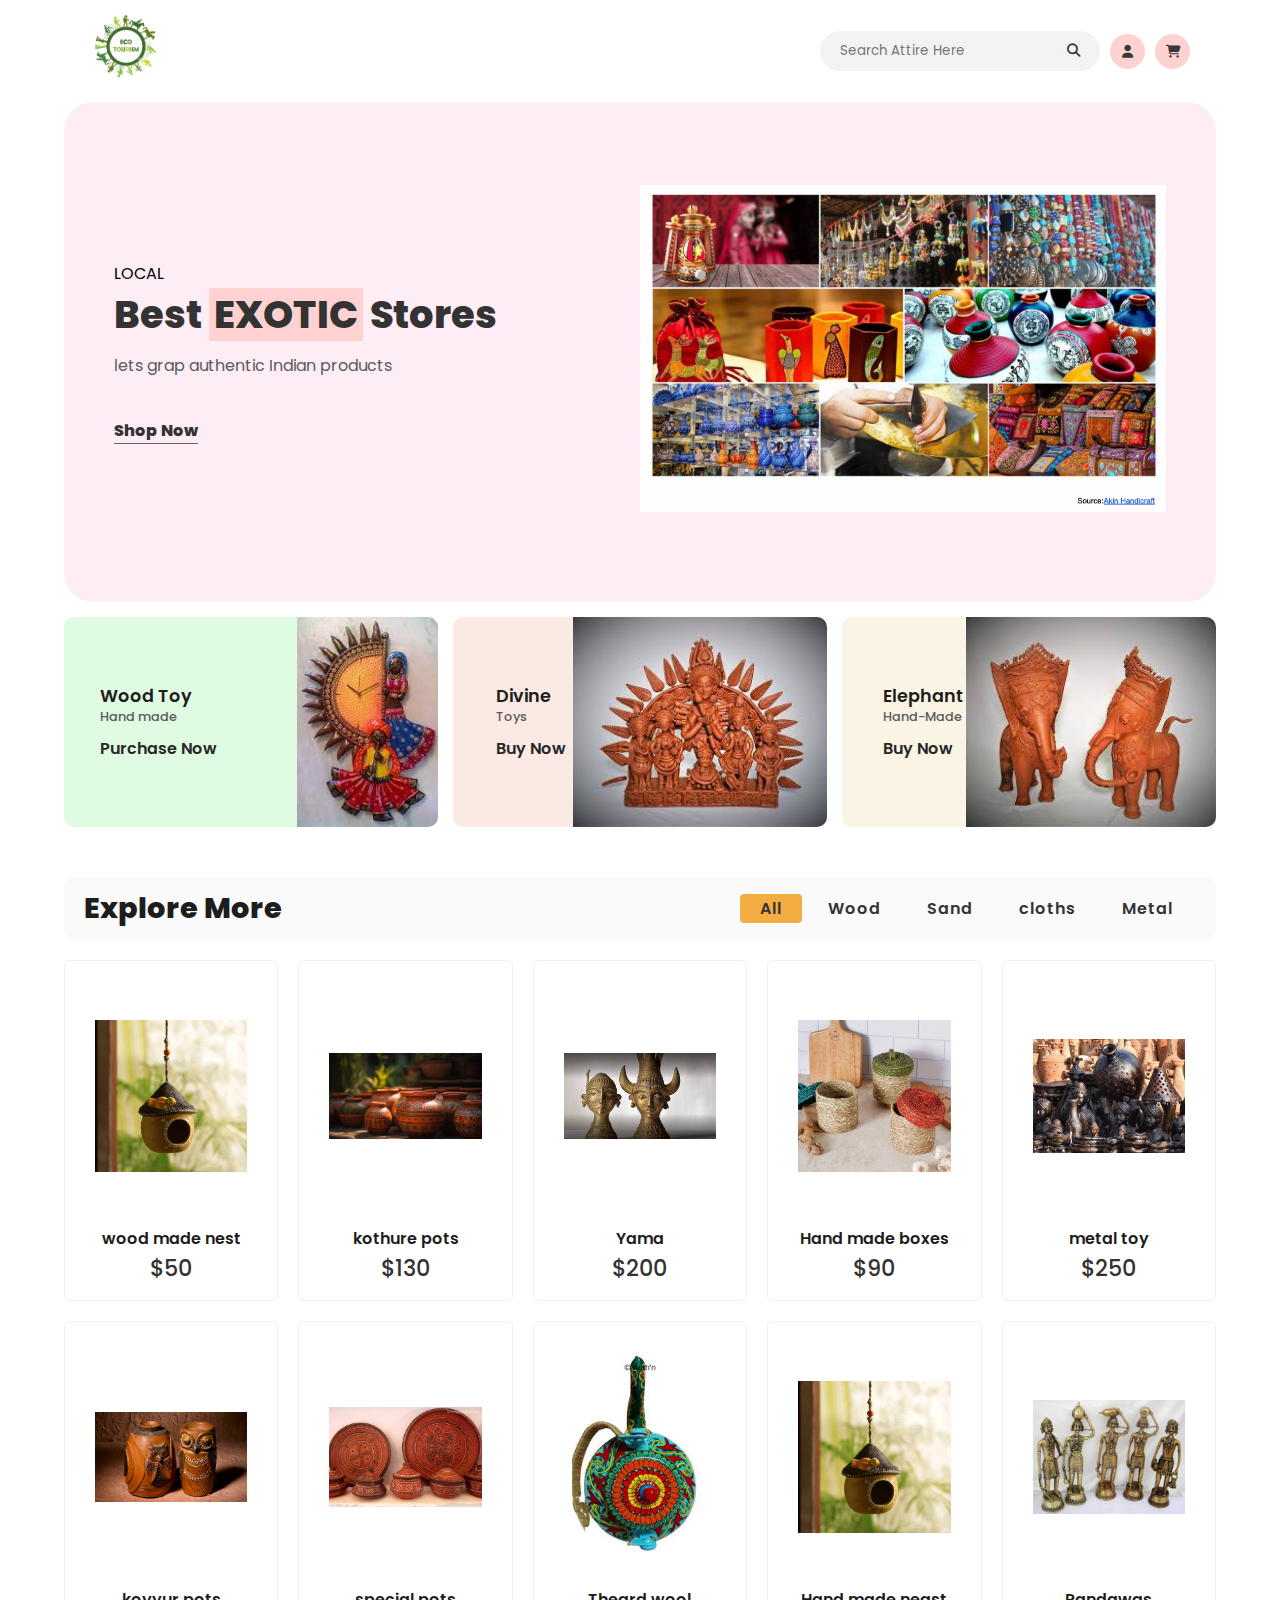
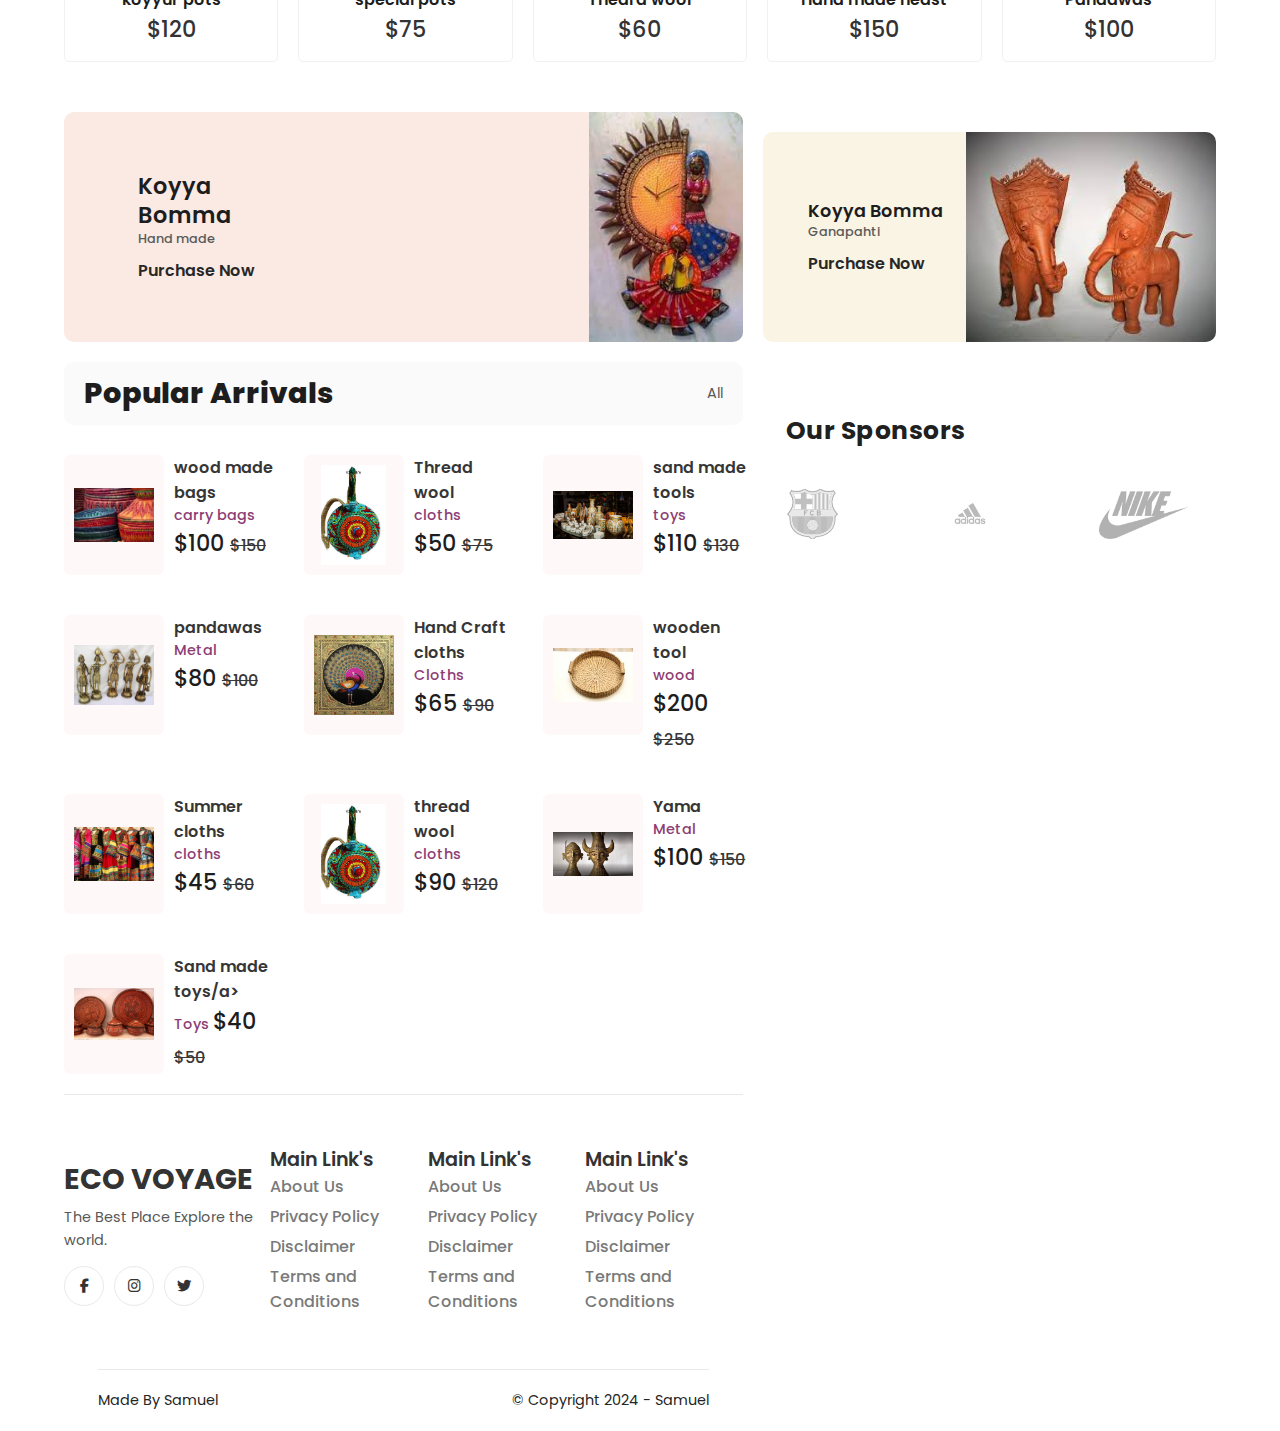
<file: Ecom Yukti/e-com.html>
<!DOCTYPE html>
<html>
    <head>
        <title>Eco voyage</title>
        <link rel="stylesheet" href="style.css"/>
        <!--==Fav icon==========================-->
        <link rel="shortcut icon" href="images/fav-icon.png"/>
        <!--==FontAwesome-for-Icons=============-->
        <link rel="stylesheet" href="https://cdnjs.cloudflare.com/ajax/libs/font-awesome/6.5.1/css/all.min.css"/>
        <!--==poppins-font======================-->
        <link rel="preconnect" href="https://fonts.googleapis.com">
        <link rel="preconnect" href="https://fonts.gstatic.com" crossorigin>
        <link href="https://fonts.googleapis.com/css2?family=Poppins:ital,wght@0,100;0,200;0,300;0,400;0,500;0,600;0,700;0,800;0,900;1,100;1,200;1,300;1,400;1,500;1,600;1,700;1,800;1,900&display=swap" rel="stylesheet">
    </head>
    <body>
        <nav class="navigation">
            <!--====logo====-->
            <a href="#" class="logo">
                <img src="images/logo01.jpg" />
            </a>
            <!--===search===-->
            <form class="search-box">
                <input type="text" placeholder="Search Attire Here" required/>
                <button>
                    <i class="fa-solid fa-magnifying-glass"></i>
                </button>
            </form>
            <!--btns---------->
            <div class="nav-btns">
                <!--user-->
                <a href="#" class="nav-user">
                    <i class="fa-solid fa-user"></i>
                </a>
                <!--cart-->
                <a href="#" class="nav-cart">
                    <i class="fa-solid fa-cart-shopping"></i>
                </a>
            </div>


        </nav>

        <!--==main=============-->
        <section id="main">
            <!--text-->
            <div class="main-text">
                <sapn>LOCAL</sapn>
                <h1>Best <font>EXOTIC</font> Stores</h1>
                <p>lets grap authentic Indian products</p>
                <a href="#">Shop Now</a>

            </div>

            <!--img========-->
            <div class="main-img">
                <img src="images/cover123.jpg" />
            </div>

        </section>

        <!--Attires-3============-->
        <section class="attire-grid-3">
                
                <!--box*******1-->
                <div class="attire-grid-box attire-grid-box1">
                    <!--img-->
                    <img src="images/photo300.jpg" />
                    <!--text-->
                    <div class="attire-grid-text">
                        <strong>Wood Toy</strong>
                        <span>Hand made</span>
                        <a href="#">Purchase Now</a>
                    </div>
                </div>


                <!--box*******2-->
                <div class="attire-grid-box attire-grid-box2">
                    <!--img-->
                    <img src="images/photo400.jpg" />
                    <!--text-->
                    <div class="attire-grid-text">
                        <strong>Divine</strong>
                        <span>Toys</span>
                        <a href="#">Buy Now</a>
                    </div>
                </div>

                <!--box*******3-->
                <div class="attire-grid-box attire-grid-box3">
                    <!--img-->
                    <img src="images/photo600.jpg" />
                    <!--text-->
                    <div class="attire-grid-text">
                        <strong>Elephant</strong>
                        <span>Hand-Made</span>
                        <a href="#">Buy Now</a>
                    </div>
                </div>

         
            </section><!--grid-end=====-->

            <!--new arrivals=================-->
            <section id="new-arrivals">

                <!--heading********-->
                <div class="new-arrivals-heading">
                    <!--heading-->
                    <h3>Explore More</h3>
                    <!--filter-->
                    <ul>
                        <li class="active" data-filter="All">All</li>
                        <li data-filter="T-Shirts">Wood</li>
                        <li data-filter="Pants">Sand</li>
                        <li data-filter="Shirts">cloths</li>
                        <li data-filter="Perfumes">Metal</li>
                    
                    </ul>

                </div>

                <!--container============-->
                <div class="new-arrivals-container">

                    <!--box 1-->
                    <div class="new-arrivals-box T-Shirts">
                        <!--img-->
                        <a href="#" class="new-arrivals-img">
                            <img src="images/wood01.jpg" />
                        </a>
                        <!--text-->
                        <div class="new-arrivals-text">
                            <a href="#" class="new-arrivals-title">wood made nest</a>
                            <span>$50</span>
                        </div>

                    </div>

                    <!--box 2-->
                    <div class="new-arrivals-box Pants">
                        <!--img-->
                        <a href="#" class="new-arrivals-img">
                            <img src="images/sand01.jpg" />
                        </a>
                        <!--text-->
                        <div class="new-arrivals-text">
                            <a href="#" class="new-arrivals-title">kothure pots</a>
                            <span>$130</span>
                        </div>

                    </div>

                    <!--box 3-->
                    <div class="new-arrivals-box Perfumes">
                        <!--img-->
                        <a href="#" class="new-arrivals-img">
                            <img src="images/metal01.jpg" />
                        </a>
                        <!--text-->
                        <div class="new-arrivals-text">
                            <a href="#" class="new-arrivals-title">Yama</a>
                            <span>$200</span>
                        </div>

                    </div>

                    <!--box 4-->
                    <div class="new-arrivals-box Shirts">
                        <!--img-->
                        <a href="#" class="new-arrivals-img">
                            <img src="images/wood02.webp" />
                        </a>
                        <!--text-->
                        <div class="new-arrivals-text">
                            <a href="#" class="new-arrivals-title">Hand made boxes</a>
                            <span>$90</span>
                        </div>

                    </div>

                    <!--box 5-->
                    <div class="new-arrivals-box Pants">
                        <!--img-->
                        <a href="#" class="new-arrivals-img">
                            <img src="images/sand02.webp" />
                        </a>
                        <!--text-->
                        <div class="new-arrivals-text">
                            <a href="#" class="new-arrivals-title">metal toy</a>
                            <span>$250</span>
                        </div>

                    </div>

                    <!--box 6-->
                    <div class="new-arrivals-box Pants">
                        <!--img-->
                        <a href="items page.html" class="new-arrivals-img">
                            <img src="images/sand03.jpg" />
                        </a>
                        <!--text-->
                        <div class="new-arrivals-text">
                            <a href="items page.html" class="new-arrivals-title">koyyur pots</a>
                            <span>$120</span>
                        </div>

                    </div>

                     <!--box 7-->
                     <div class="new-arrivals-box Shirts">
                        <!--img-->
                        <a href="#" class="new-arrivals-img">
                            <img src="images/wood03.jpg" />
                        </a>
                        <!--text-->
                        <div class="new-arrivals-text">
                            <a href="#" class="new-arrivals-title">special pots</a>
                            <span>$75</span>
                        </div>

                    </div>

                     <!--box 8-->
                     <div class="new-arrivals-box Shirts">
                        <!--img-->
                        <a href="#" class="new-arrivals-img"> 
                            <img src="images/image03.jpg" />
                        </a>
                        <!--text-->
                        <div class="new-arrivals-text">
                            <a href="#" class="new-arrivals-title">Theard wool</a>
                            <span>$60</span>
                        </div>

                    </div>

                     <!--box 9-->
                     <div class="new-arrivals-box T-Shirts">
                        <!--img-->
                        <a href="#" class="new-arrivals-img">
                            <img src="images/wood01.jpg" />
                        </a>
                        <!--text-->
                        <div class="new-arrivals-text">
                            <a href="#" class="new-arrivals-title">Hand made neast</a>
                            <span>$150</span>
                        </div>

                    </div>

                     <!--box 10-->
                     <div class="new-arrivals-box Perfumes">
                        <!--img-->
                        <a href="#" class="new-arrivals-img">
                            <img src="images/metal02.jpg" />
                        </a>
                        <!--text-->
                        <div class="new-arrivals-text">
                            <a href="#" class="new-arrivals-title">Pandawas</a>
                            <span>$100</span>
                        </div>

                    </div>
                
                
                
                </div>



            </section>

                    <!--Attires-Half============-->
        <section class="attire-grid-half">
                
            <!--box*******1-->
            <div class="attire-grid-box attire-grid-box1">
                <!--img-->
                <img src="images/photo300.jpg" />
                <!--text-->
                <div class="attire-grid-text">
                    <strong>Koyya Bomma</strong>
                    <span>Hand made</span>
                    <a href="#">Purchase Now</a>
                </div>
            </div>


            <!--box*******2-->
            <div class="attire-grid-box attire-grid-box2">
                <!--img-->
                <img src="images/photo400.jpg" />
                <!--text-->
                <div class="attire-grid-text">
                    <strong>Kirshna</strong>
                    <span>sand made</span>
                    <a href="#">Purchase Now</a>
                </div>
            </div>

            <!--box*******3-->
            <div class="attire-grid-box attire-grid-box3">
                <!--img-->
                <img src="images/photo600.jpg" />
                <!--text-->
                <div class="attire-grid-text">
                    <strong>Koyya Bomma</strong>
                    <span>Ganapahti</span>
                    <a href="#">Purchase Now</a>
                </div>
            </div><!---grid-end-->

            <!--==Popular=============-->
            <section id class="popular-arrivals">

                <!--heading----------->
                <div class="popular-heading">
                    <h3>Popular Arrivals</h3>
                    <a href="#">All</a>
                </div>

                <!----container*****-->
                <div class="popular-container">

                    <!---box1*-->
                    <div class="popular-box">
                        <!--img-->
                        <a href="#" class="popular-box-img">
                            <img src="images/6.jpg">
                        </a>
                        <!--text-->
                        <div class="popular-box-text">
                            <a href="#">wood made bags</a>
                            <span class="p-category">carry bags</span>
                            <span class="p-price">$100 <del>$150</del></span>
                        </div>
                    </div>

                     <!---box2*-->
                     <div class="popular-box">
                        <!--img-->
                        <a href="#" class="popular-box-img">
                            <img src="images/image03.jpg">
                        </a>
                        <!--text-->
                        <div class="popular-box-text">
                            <a href="#">Thread wool</a>
                            <span class="p-category">cloths</span>
                            <span class="p-price">$50 <del>$75</del></span>
                        </div>
                    </div>

                     <!---box3*-->
                     <div class="popular-box">
                        <!--img-->
                        <a href="#" class="popular-box-img">
                            <img src="images/7.jpg">
                        </a>
                        <!--text-->
                        <div class="popular-box-text">
                            <a href="#">sand made tools</a>
                            <span class="p-category">toys</span>
                            <span class="p-price">$110 <del>$130</del></span>
                        </div>
                    </div>

                     <!---box4*-->
                     <div class="popular-box">
                        <!--img-->
                        <a href="#" class="popular-box-img">
                            <img src="images/metal02.jpg">
                        </a>
                        <!--text-->
                        <div class="popular-box-text">
                            <a href="#">pandawas</a>
                            <span class="p-category">Metal</span>
                            <span class="p-price">$80 <del>$100</del></span>
                        </div>
                    </div>

                     <!---box5*-->
                     <div class="popular-box">
                        <!--img-->
                        <a href="#" class="popular-box-img">
                            <img src="images/5.jpg">
                        </a>
                        <!--text-->
                        <div class="popular-box-text">
                            <a href="#">Hand Craft cloths</a>
                            <span class="p-category">Cloths</span>
                            <span class="p-price">$65 <del>$90</del></span>
                        </div>
                    </div>

                     <!---box6*-->
                     <div class="popular-box">
                        <!--img-->
                        <a href="#" class="popular-box-img">
                            <img src="images/04.jpg">
                        </a>
                        <!--text-->
                        <div class="popular-box-text">
                            <a href="#">wooden tool</a>
                            <span class="p-category">wood</span>
                            <span class="p-price">$200 <del>$250</del></span>
                        </div>
                    </div>

                     <!---box7*-->
                     <div class="popular-box">
                        <!--img-->
                        <a href="#" class="popular-box-img">
                            <img src="images/cloth03.webp">
                        </a>
                        <!--text-->
                        <div class="popular-box-text">
                            <a href="#">Summer cloths</a>
                            <span class="p-category">cloths</span>
                            <span class="p-price">$45 <del>$60</del></span>
                        </div>
                    </div>

                     <!---box8*-->
                     <div class="popular-box">
                        <!--img-->
                        <a href="items page.html" class="popular-box-img">
                            <img src="images/image03.jpg">
                        </a>
                        <!--text-->
                        <div class="popular-box-text">
                            <a href="items page.html">thread wool</a>
                            <span class="p-category">cloths</span>
                            <span class="p-price">$90 <del>$120</del></span>
                        </div>
                    </div>

                     <!---box9*-->
                     <div class="popular-box">
                        <!--img-->
                        <a href="#" class="popular-box-img">
                            <img src="images/metal01.jpg">
                        </a>
                        <!--text-->
                        <div class="popular-box-text">
                            <a href="#">Yama</a>
                            <span class="p-category">Metal</span>
                            <span class="p-price">$100 <del>$150</del></span>
                        </div>
                    </div>

                     <!---box10*-->
                     <div class="popular-box">
                        <!--img-->
                        <a href="#" class="popular-box-img">
                            <img src="images/wood03.jpg">
                        </a>
                        <!--text-->
                        <div class="popular-box-text">
                            <a href="#">Sand made toys/a>
                            <span class="p-category">Toys</span>
                            <span class="p-price">$40 <del>$50</del></span>
                        </div>
                    </div>
                </div>

            
            </section> <!----===popular-end-->



            <!--Parntner=========-->
            <section id="partner">

                <!--heading--->
                <div class="partner-heading">
                    <h3>Our Sponsors</h3>
                </div>


                <!-------container===================-->
                <div class="logo-container">
                    <img src="images/n1.png" >
                    <img src="images/n2.jpeg" >
                    <img src="images/n3.png" >
                    

                </div>
            

            </section>

            <!---footer=======================-->
            <footer>
                <div class="footer-container">
                    
                    
                    <!--company-box*********-->
                    <div class="footer-company-box">
                        <!--logo-->
                        <a href="#" classs="footer-logo">
                            <h2>Eco voyage</h2>
                        </a>
                        <!--details---->
                        <p>The Best Place Explore the world.</p>
                        <!--social-->
                        <div class="footer-social">
                            <a href="#"><i class="fa-brands fa-facebook-f"></i></a>
                            <a href="#"><i class="fa-brands fa-instagram"></i></a>
                            <a href="#"><i class="fa-brands fa-twitter"></i></a>
                        </div>
                    </div>

                    
                    <!--**link-box**********-->
                    <div class="footer-link-box">
                        <strong>Main Link's</strong>
                        <ul>
                            <li><a href="#"></a>About Us</li>
                            <li><a href="#"></a>Privacy Policy</li>
                            <li><a href="#"></a>Disclaimer</li>
                            <li><a href="#"></a>Terms and Conditions</li>
                        </ul>
                    </div>

                    <!--**link-box**********-->
                    <div class="footer-link-box">
                        <strong>Main Link's</strong>
                        <ul>
                            <li><a href="#"></a>About Us</li>
                            <li><a href="#"></a>Privacy Policy</li>
                            <li><a href="#"></a>Disclaimer</li>
                            <li><a href="#"></a>Terms and Conditions</li>
                        </ul>
                    </div>

                    <!--**link-box**********-->
                    <div class="footer-link-box">
                        <strong>Main Link's</strong>
                        <ul>
                            <li><a href="#"></a>About Us</li>
                            <li><a href="#"></a>Privacy Policy</li>
                            <li><a href="#"></a>Disclaimer</li>
                            <li><a href="#"></a>Terms and Conditions</li>
                        </ul>
                    </div>



                </div>

                <!--bottom******-->
                <div class="footer-bottom">
                    <span class="footer-owner">Made By Samuel</span>
                    <span class="copyright">© Copyright 2024 - Samuel</span>
                </div>
            </footer>














            <!--==Jquery================-->
            <script src="jquery-3.7.1.js"></script>

            <!--=Script===============-->
            <script>
                /*--==filter-link-active==========*/
                var selector = '.new-arrivals-heading li';

                $(selector).on('click',function(){
                    $(selector).removeClass('active')
                    $(this).addClass('active')

                });

                /*---***box-filter----**/
                $(document).ready(function(){
                    $('.new-arrivals-heading li').click(function(){
                        const value = $(this).attr('data-filter');
                        if(value == 'all'){
                            $('.new-arrivals-box').show('1000');
                        }
                        else{
                            $('.new-arrivals-box').not('.'+value).hide('1000');
                            $('.new-arrivals-box').filter('.'+value).show('1000');
                        } 
                    });
                });
                   
                    

                    
                
            </script>
        



        </body>
    






</html>
</file>
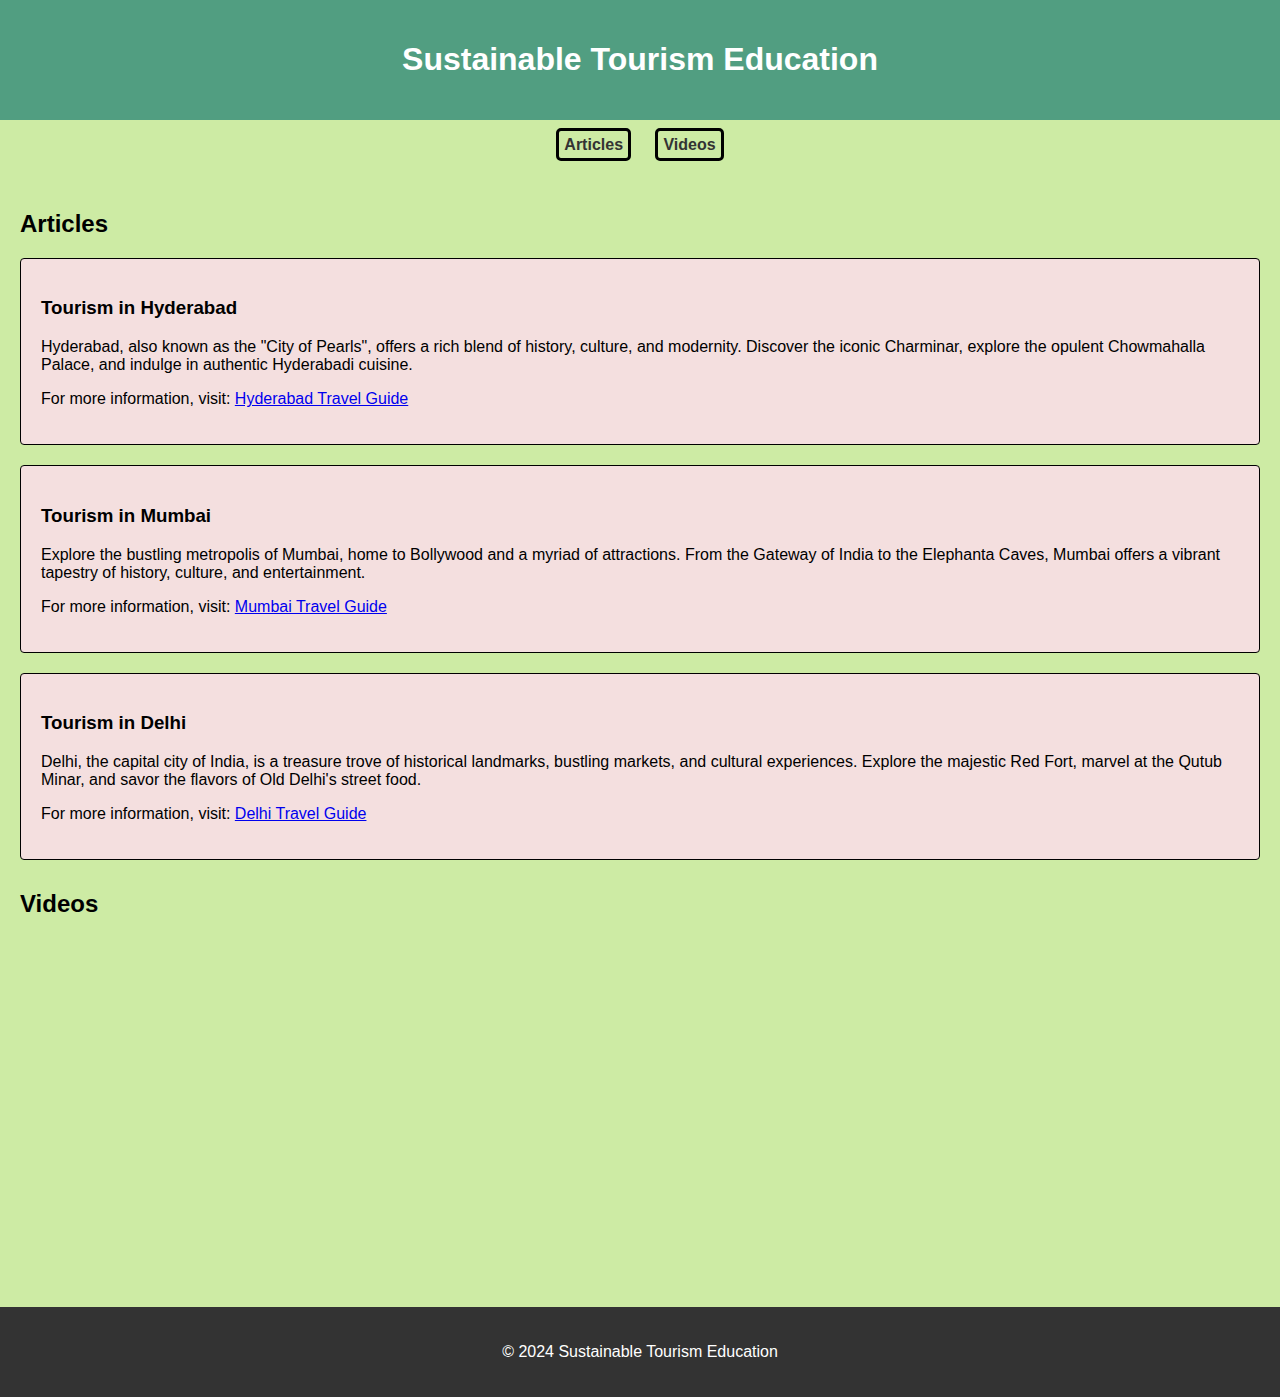
<file: Info Yukti/chat.html>
<!DOCTYPE html>
<html lang="en">
<head>
<meta charset="UTF-8">
<meta name="viewport" content="width=device-width, initial-scale=1.0">
<title>Sustainable Tourism Education</title>
<link rel="stylesheet" href="chat.css">
</head>
<body>

<header>
    <h1>Sustainable Tourism Education</h1>
</header>

<nav>
    <ul>
        <li class="border"><a href="#articles">Articles</a></li>
        <li class="border"><a href="#videos">Videos</a></li>
    </ul>
</nav>

<main>
    <section id="articles">
        <h2>Articles</h2>
        <article class="editborder">
            <h3>Tourism in Hyderabad</h3>
            <p>Hyderabad, also known as the "City of Pearls", offers a rich blend of history, culture, and modernity. Discover the iconic Charminar, explore the opulent Chowmahalla Palace, and indulge in authentic Hyderabadi cuisine.</p>
            <p>For more information, visit: <a href="https://www.india.com/travel/hyderabad/">Hyderabad Travel Guide</a></p>
        </article>
        <article class="editborder">
            <h3>Tourism in Mumbai</h3>
            <p>Explore the bustling metropolis of Mumbai, home to Bollywood and a myriad of attractions. From the Gateway of India to the Elephanta Caves, Mumbai offers a vibrant tapestry of history, culture, and entertainment.</p>
            <p>For more information, visit: <a href="https://timesofindia.indiatimes.com/travel/mumbai/travel-guide/top-tourist-attractions-in-mumbai/gs23977254.cms">Mumbai Travel Guide</a></p>
        </article>
        <article class="editborder">
            <h3>Tourism in Delhi</h3>
            <p>Delhi, the capital city of India, is a treasure trove of historical landmarks, bustling markets, and cultural experiences. Explore the majestic Red Fort, marvel at the Qutub Minar, and savor the flavors of Old Delhi's street food.</p>
            <p>For more information, visit: <a href="https://www.india.com/travel/delhi-ncr/articles/">Delhi Travel Guide</a></p>
        </article>
    </section>
    
    <section id="videos">
        <h2>Videos</h2>
    <div class="videoedit">
        <div class="video">
            <iframe width="560" height="315" src="https://www.youtube.com/embed/slanYx2dmnc" frameborder="0" allowfullscreen></iframe>
        </div>
        <div class="video">
            <iframe width="560" height="315" src="https://www.youtube.com/embed/B5NiTN0chj0" frameborder="0" allowfullscreen></iframe>
        </div>
        <div class="video">
            <iframe width="560" height="315" src="https://www.youtube.com/embed/1i4ioqIaXrE" frameborder="0" allowfullscreen></iframe>
        </div>
    </div>
    </section>
</main>

<footer>
    <p>&copy; 2024 Sustainable Tourism Education</p>
</footer>

</body>
</html>
</file>
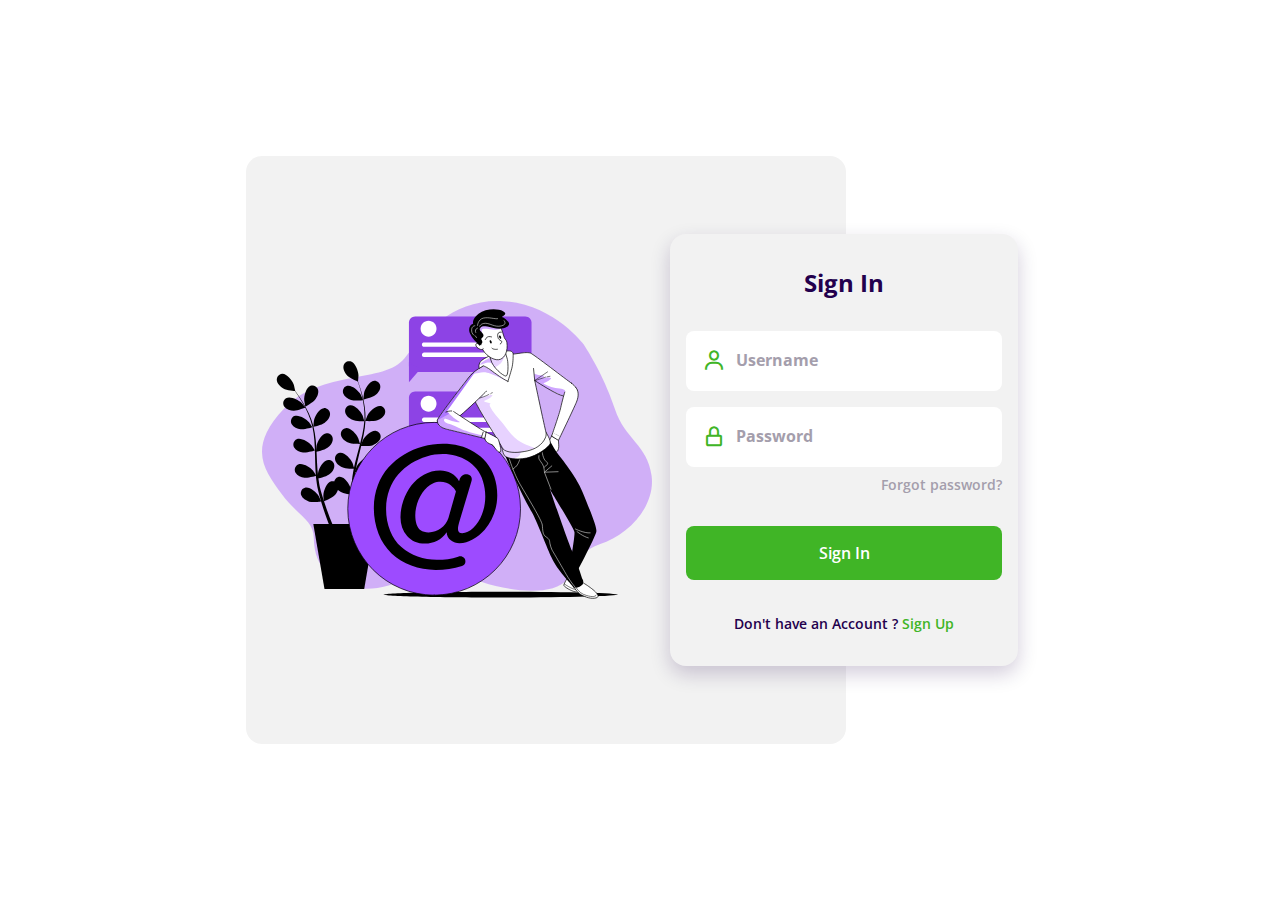
<file: Login Yukti/Page.html>
<!DOCTYPE html>
<html lang="en">
    <head>
        <meta charset="UTF-8">
        <meta name="viewport" content="width=device-width, initial-scale=1.0">

        <!-- ===== CSS ===== -->
        <link rel="stylesheet" href="assets/css/styles.css">
    
        <!-- ===== BOX ICONS ===== -->
        <link href='https://cdn.jsdelivr.net/npm/boxicons@2.0.5/css/boxicons.min.css' rel='stylesheet'>

        <title>Responsive Login Form Sign In Sign Up</title>
    </head>
    <body>
        <div class="login">
            <div class="login__content">
                <div class="login__img">
                    <img src="assets/img/img-login.svg" alt="">
                </div>

                <div class="login__forms">
                    <form action="" class="login__registre" id="login-in">
                        <h1 class="login__title">Sign In</h1>
    
                        <div class="login__box">
                            <i class='bx bx-user login__icon'></i>
                            <input type="text" placeholder="Username" class="login__input">
                        </div>
    
                        <div class="login__box">
                            <i class='bx bx-lock-alt login__icon'></i>
                            <input type="password" placeholder="Password" class="login__input">
                        </div>

                        <a href="#" class="login__forgot">Forgot password?</a>

                        <a href="../Home Yukti/index.html" class="login__button">Sign In</a>

                        <div>
                            <span class="login__account">Don't have an Account ?</span>
                            <span class="login__signin" id="sign-up">Sign Up</span>
                        </div>
                    </form>

                    <form action="" class="login__create none" id="login-up">
                        <h1 class="login__title">Create Account</h1>
    
                        <div class="login__box">
                            <i class='bx bx-user login__icon'></i>
                            <input type="text" placeholder="Username" class="login__input">
                        </div>
    
                        <div class="login__box">
                            <i class='bx bx-at login__icon'></i>
                            <input type="text" placeholder="Email" class="login__input">
                        </div>

                        <div class="login__box">
                            <i class='bx bx-lock-alt login__icon'></i>
                            <input type="password" placeholder="Password" class="login__input">
                        </div>

                        <a href="../Home Yukti/index.html" class="login__button">Sign Up</a>

                        <div>
                            <span class="login__account">Already have an Account ?</span>
                            <span class="login__signup" id="sign-in">Sign In</span>
                        </div>

                        <div class="login__social">
                            <a href="#" class="login__social-icon"><i class='bx bxl-facebook' ></i></a>
                            <a href="#" class="login__social-icon"><i class='bx bxl-twitter' ></i></a>
                            <a href="#" class="login__social-icon"><i class='bx bxl-google' ></i></a>
                        </div>
                    </form>
                </div>
            </div>
        </div>

        <!--===== MAIN JS =====-->
        <script src="assets/js/main.js"></script>
    </body>
</html>
</file>
<file: Ecom Yukti/style.css>
*{
    margin: 0px;
    padding: 0px;
    box-sizing: border-box;
    font-family: poppins;
}

ul{
    list-style: none;

}
a{
    text-decoration: none;
}
/*==navigation===========*/
.navigation{
    display: flex;
    justify-content: space-between;
    align-items: center;
    padding: 10px 0px;
    width: 90%;
    margin: auto;
    max-width: 1100px;

}
.logo img{
    height: 100%;
    object-fit: contain;
    object-position: left;
    max-height: 70px;
 
}
.logo{
    font-size: 1.8rem;
    color: #333333;
    font-weight: 800;
    text-transform: uppercase;


}
.search-box{
    width: 280px;
    height: 40px;
    display: flex;
    justify-content: space-between;
    align-items: center;
    background-color: #f3f3f3;
    border-radius: 30px;
    padding: 0px 20px;
    margin-left: auto;

}
.search-box input{
    width: 95%;
    height: 100%;
    background-color: transparent;
    border: none;
    outline: none;
}
.search-box button{
    color: #333333;
    border: none;
    outline: none;
    background-color: transparent;
    cursor: pointer;
}
.nav-btns{
    display: flex;
    justify-content: center;
    align-items: center;
    

}
.nav-btns a{
    width: 35px;
    height: 35px;
    display: flex;
    justify-content: center;
    align-items: center;
    border-radius: 50%;
    background-color: #fed2d1;
    color: #383838;
    font-size: 0.8rem;
    margin-left: 10px;
} .nav-btns a i{
    margin-top: 2px;
}
/*==main==========*/
#main{
    max-width: 1200px;
    width: 90%;
    padding: 50px;
    border-radius: 30px;
    min-height: 500px;
    margin: auto;
    display: grid;
    grid-template-columns: 1fr 1fr;
    align-items: center;
    background-color: #ffedf6;

}
.main-img img{
    width: 100%;
    height: 100%;
    max-height: 400px;
    object-position: center;
    object-fit: contain;

}
.main-text{
    display: flex;
    flex-direction: column;
    align-items: flex-start;
}
.main-text span{
    color: hsl(0, 85%, 15%);
    text-transform: uppercase;
    letter-spacing: 2px;
    font-size: 0.8rem;
    font-weight: 500;
}
.main-text h1{
    font-size: 2.4rem;
    font-weight: 800;
    color: #333333;
}
.main-text h1 font{
    background-color: #fed2d1;
    padding: 0px 5px;
}
.main-text p{
    color: #5a5a5a;
    margin: 10px 0px;
    text-overflow: ellipsis;
    overflow: hidden;
    display: -webkit-box;
    -webkit-box-line-clamp: 2;
    -webkit-box-orient: vertical;
}
.main-text a{
    font-weight: 800;
    color: #333333;
    border-bottom: 1px solid #646464;
    margin-top: 30px;
}
.attire-grid-3{
    display: grid;
    grid-template-columns: 1fr 1fr 1fr;
    grid-gap: 15px;
    max-width: 1200px;
    width: 90%;
    margin: 15px auto;
}
.attire-grid-box{
    position: relative;
    height: 210px;
    border-radius: 10px;
    overflow: hidden;
    display: flex;
    justify-content: flex-end;
}
.attire-grid-text{
    position: absolute;
    left: 14%;
    top: 50%;
    transform: translate(-14%, -50%);
    display: flex;
    flex-direction: column;
    align-items: flex-start;
    justify-content: center;
    max-width: 150px;
}
.attire-grid-box img{
    height: 100%;
    object-fit: cover;
    object-position: center right;
}
.attire-grid-box1{
    background-color: #dffbe2;
}
.attire-grid-text span{
    color: #5a5a5a;
    font-size: 0.8rem;
    font-weight: 500;

}
.attire-grid-text a{
    font-weight: 600;
    color: #272727;
    margin-top: 10px;
}
.attire-grid-text strong{
    color: #1d1d1d;
    font-weight: 600;
    font-size: 1.1rem;
    line-height: 1.5rem;

}
.attire-grid-box2{
    background-color: #fbeae3;
}
.attire-grid-box3{
    background-color: #faf4e4;
}

/*==new-arrivals========*/
#new-arrivals{
    max-width: 1200px;
    width: 90%;
    margin: 50px auto;
}

.new-arrivals-heading{
    display: flex;
    justify-content: space-between;
    align-items: center;
    flex-wrap: wrap;
    width: 100%;
    background-color: #fafafa;
    padding: 10px 20px;
    border-radius: 10px;
}
.new-arrivals-heading h3{
    font-size: 1.8rem;
    color: #1d1d1d;
    font-weight: 800;

}
.new-arrivals-heading ul{
    display: flex;
    justify-content: center;
    align-items: center;
    flex-wrap: wrap;
}
.new-arrivals-heading li{
    padding: 2px 20px;
    border-radius: 4px;
    margin: 0px 3px;
    color: #333333;
    font-weight: 600;
    letter-spacing: 1px;
}
.new-arrivals-heading li.active{
    background-color: #f4ad43;

}
.new-arrivals-box{
    max-width: 100%;
    width: 100%;
    border-radius: 5px;
    display: flex;
    flex-direction: column;
    background-color: #ffffff;
    padding: 10px;
    border: 1px solid #f1f1f1;
}
.new-arrivals-img{
    width: 100%;
    height: 250px;
    padding: 20px;
    display: flex;
    margin: auto;
}
.new-arrivals-img img{
    width: 100%;
    height: 100%;
    object-fit: contain;
}
.new-arrivals-text{
    display: flex;
    flex-direction: column;
    justify-content: center;
    align-items: center;
    padding: 5px 20px;
    

}
.new-arrivals-text span{
    color: #333333;
    font-size: 1.4rem;
    font-weight: 500;
}
.new-arrivals-text a{
    color: #1d1d1d;
    font-weight: 600;
    font-size: 1rem;
    text-align: center;
}
.new-arrivals-container{
    display: grid;
    grid-template-columns: 1fr 1fr 1fr 1fr 1fr;
    grid-gap: 20px;
    margin-top: 20px;
}
/*-----grid-half********/
.attire-grid-half{
    max-width: 1200px;
    width: 90%;
    margin: 50px auto;
    display: grid;
    grid-template-columns: 1.5fr 1fr;
    grid-gap: 20px;
    max-height: 300px;
}
.attire-grid-half .attire-grid-box1,
.attire-grid-half .attire-grid-box2,
.attire-grid-half ,.attire-grid-3{
    height: 100%;
}
.attire-grid-half .attire-grid-box1{
    grid-row: 1/3;
    background-color: #fbeae3;
}
.attire-grid-half .attire-grid-box1 ..attire-grid-text{
    max-height: 220px;
}
.attire-grid-half .attire-grid-box1 .attire-grid-text strong{
    font-size: 1.4rem;
    line-height: 1.8rem;
}

/***===popular================*/
#popular-arrivals{
    max-width: 1200px;
    width: 90%;
    margin: 50px 50px;
}
.popular-heading{
    width: 100%;
    display: flex;
    justify-content: space-between;
    align-items: center;
    background-color: #fafafa;
    padding: 10px 20px;
    border-radius: 10px;
    
   
}
.popular-heading h3{
    font-size: 1.8rem;
    color: #1d1d1d;
    font-weight: 800;
}
.popular-heading a{
    color: #5a5a5a;
    font-size: 0.9rem;
}
.popular-box{
    max-width: 100%;
    width: 100%;
    display: grid;
    grid-template-columns: 1fr 1fr;

}
.popular-box-img{
    width: 100%;
    height: 120px;
    background-color: #fff8f8;
    border-radius: 6px;
    padding: 10px;
    
}
.popular-box-img img{
    width: 100%;
    height: 100%;
    object-fit: contain;
    object-position: center;
}
.popular-box-text{
    display: flex;
    flex-direction: column;
    justify-content: flex-start;
    align-items: flex-start;
    margin-left: 10px;
    width: 100%;
}
.popular-box-text a{
    color: #363636;
    font-size: 1rem;
    font-weight: 600;
}
.popular-box-text .p-category{
    color: #8d3d74;
    font-size: 0.9rem;
    font-weight: 500;
}
.popular-box-text .p-price{
    color: #1d1d1d;
    font-size: 1.4rem;
    font-weight: 500;
}
.popular-box-text .p-price del{
    color: #383838;
    font-size: 1rem;
}
.popular-container{
    display: grid;
    grid-template-columns: 1fr 1fr 1fr;
    grid-gap: 40px;
    margin-top: 30px;
}

/*==partner===============*/
#partner{
    display: flex;
    flex-direction: column;
    max-width: 1200px;
    width: 90%;
    margin: 50px auto;

}
.partner-heading h3{
    font-size: 1.56rem;
    color: #202020;
    letter-spacing: 0.5px;
    font-weight: 700;
}
.logo-container{
    display: flex;
    justify-content: space-between;
    align-items: flex-start;
    flex-wrap: wrap;
    margin-top: 40px;
    grid-gap: 15px;
}
.logo-container img{
    height: 50px;
    object-position: center;
    object-fit: contain;
    filter: grayscale(1);
    opacity: 0.3;
    transition: all ease 0.3s;
}
.logo-container img:hover{
    filter: grayscale(0);
    opacity: 1;
}

/**--footer===========*/
footer{
    width: 100%;
    border-top: 1px solid #e9e9e9;

}
.footer-container{
    max-width: 1200px;
    width: 100%;
    margin: 0px auto;
    padding: 50px 0px;
    display: flex;
    justify-content: space-between;
    align-items: center;
}
.footer-company-box{
    max-width: 330px;
}
.footer-company-box h2{
    font-size: 1.8rem;
    color: #333333;
    text-transform: uppercase;
    font-weight: 700;
}
.footer-company-box p{
    color: #585858;
    font-size: 0.9rem;
    line-height: 1.4rem;
    margin: 5px 0px;
    
}
.footer-social{
    display: flex;
    align-items: center;
    flex-wrap: wrap;
}
.footer-social a{
    margin-top: 10px;
    margin-right: 10px;
    width: 40px;
    height: 40px;
    border-radius: 50%;
    display: flex;
    justify-content: center;
    align-items: center;
    border: 1px solid #e9e9e9;
    color: #333333;
    font-size: 0.9rem;
}
.footer-link-box strong{
    font-size: 1.2rem;
    color: #333333;
    font-weight: 600;
}
.footer-link-box ul li{
    color: #797979;
    display: flex;
    margin-bottom: 5px;
    font-weight: 500;
    transition: all ease 0.3s;
}
.footer-link-box ul li:hover{
    color: #0f0f0f;  
}
.footer-bottom{
    display: flex;
    justify-content: space-between;
    align-items: center;
    flex-wrap: wrap;
    grid-gap: 10px;
    border-top: 1px solid #e9e9e9;
    padding: 20px 0px;
    max-width: 1200px;
    width: 90%;
    margin: auto;
}
.footer-bottom span{
    color: #252525;
    font-size: 0.9rem;
}

/**==making-responsive======*/
@media(max-width:1100px){
    .footer-container{
        display: grid;
        grid-template-columns: 1fr 1fr;
        grid-gap: 40px;
    }

    .new-arrivals-container{
        grid-template-columns: 1fr 1fr 1fr;
    }

    .attire-grid-3{
        grid-template-columns: 1fr 1fr;
    }

}

@media(max-width:1000px){
    .attire-grid-half{
        grid-template-columns: 1fr 1fr;
        grid-template-rows: 1fr 200px;
        max-height: 100%;
    }
    .attire-grid-half .attire-grid-box1{
        grid-column: 1/3;
        grid-row: 1/2;
        height: 300px;
    }
}
@media(max-width:900px){
    #main{
        display: flex;
        flex-direction: column-reverse;
        
    }
    .main-text{
        margin-top: 40px;
        margin-bottom: 10px;
    }
    .popular-container{
        grid-template-columns: 1fr 1fr;

    }
    .logo-container{
        margin: 20px;
        justify-content: flex-start;

    }
    .logo-container img{
        height: 40px;
    }
}

/**product-page=============*/
#items-details{
    display: grid;
    grid-template-columns: 0.8fr 1fr;
    max-width: 1000px;
    width: 90%;
    margin: 30px auto 50px auto;
}

.d-items-img{
    border: 1px solid #dfdfdf;
    display: flex;
    justify-content: center;
    align-items: center;
}
.d-items-img img{
    width: 100%;
    height: 90%;
    max-height: 350px;
    object-fit: contain;
    object-position: center;
}
.d-items-text{
    display: flex;
    flex-direction: column;
    padding: 0px 30px;
    justify-content: flex-start;
}
.d-items-text .category{
    color: #ec26b1;
    font-size: 0.9rem;
}
.d-items-text strong{
    color: #1b1b1b;
    font-weight: 800;
    font-size: 1.8rem;
}
.d-items-text .rating{
    color: #f3a006;
    font-size: 0.8rem;
    margin-top: 5px;
}
.d-items-text .rating span{
    color: #161616;
    margin-left: 2px;
    font-weight: 500;
}
.d-items-text .price{
    color: #181818;
    font-size: 1.8rem;
    font-weight: 700;
}
.d-items-text .price del{
    color: #f80f0f;
    font-size: 1rem;
    font-weight: 500;
}
.d-items-text .quantity{
    display: flex;
    justify-content: flex-start;
    align-items: center;
    margin-top: 10px;
}
.d-items-text .quantity span{
    color: #363636;
    margin-right: 10px;
    font-weight: 500;
}
.d-items-text .quantity input{
    width: 70px;
    height: 40px;
    background-color: #f3f3f3;
    text-align: center;
    border-radius: 3px;
    border: 1px solid #ebebeb;
}
.d-items-text .add-cart-btn{
    width: 100%;
    height: 45px;
    display: flex;
    justify-content: center;
    align-items: center;
    border-radius: 5px;
    background-color: #161616;
    color: #ffffff;
    margin-top: 20px; 
}
</file>
<file: Info Yukti/chat.css>
body {
    background-color:rgb(205, 235, 164);
    font-family: Arial, sans-serif;
    margin: 0;
    padding: 0;
}
.border{
    border:solid black;
    border-radius:5px;
    padding : 5px;
}
.border:hover{
    background-color:rgb(138, 229, 138);
}
.editborder{
    border:solid black 1px;
    background-color:rgb(244, 223, 223);
    border-radius:4px;
}
header {
    background-color: hsl(157, 32%, 47%);
    color: #fff;
    text-align: center;
    padding: 20px 0;
}

nav ul {
    list-style-type: none;
    padding: 0;
    text-align: center;
}

nav ul li {
    display: inline;
    margin: 0 10px;
}

nav ul li a {
    text-decoration: none;
    color: #333;
    font-weight: bold;
}

main {
    padding: 20px;
}

section {
    margin-bottom: 30px;
}

article {
    background-color: #f9f9f9;
    padding: 20px;
    margin-bottom: 20px;
}

video {
    justify-content: space-between;
    border:dashed black 1px;
    width: 80%;
    height: auto;
}
.videoedit{
    display:flex;
}
footer {
    background-color: #333;
    color: #fff;
    text-align: center;
    padding: 20px 0;
}
</file>
<file: Login Yukti/assets/css/styles.css>
/*===== GOOGLE FONTS =====*/
@import url("https://fonts.googleapis.com/css2?family=Open+Sans:wght@400;600;700&display=swap");

/*===== VARIABLES CSS =====*/
:root{
  /*===== Colores =====*/
  --first-color: #40b526;
  --first-color-dark: #23004D;
  --first-color-light: #A49EAC;
  --first-color-lighten: #F2F2F2;

  /*===== Font and typography =====*/
  --body-font: 'Open Sans', sans-serif;
  --h1-font-size: 1.5rem;
  --normal-font-size: .938rem;
  --small-font-size: .813rem;
}

@media screen and (min-width: 768px){
  :root{
    --normal-font-size: 1rem;
    --small-font-size: .875rem;
  }
}

/*===== BASE =====*/
*,::before,::after{
  box-sizing: border-box;
}

body{
  margin: 0;
  padding: 0;
  font-family: var(--body-font);
  font-size: var(--normal-font-size);
  color: var(--first-color-dark);
}

h1{
  margin: 0;
}

a{
  text-decoration: none;
}

img{
  max-width: 100%;
  height: auto;
  display: block;
}

/*===== LOGIN =====*/
.login{
  display: grid;
  grid-template-columns: 100%;
  height: 100vh;
  margin-left: 1.5rem;
  margin-right: 1.5rem;
}

.login__content{
  display: grid;
}

.login__img{
  justify-self: center;
}

.login__img img{
  width: 310px;
  margin-top: 1.5rem;
}

.login__forms{
  position: relative;
  height: 368px;
}

.login__registre, .login__create{
  position: absolute;
  bottom: 1rem;
  width: 100%;
  background-color: var(--first-color-lighten);
  padding: 2rem 1rem;
  border-radius: 1rem;
  text-align: center;
  box-shadow: 0 8px 20px rgba(35,0,77,.2);
  animation-duration: .4s;
  animation-name: animate-login;
}

@keyframes animate-login{
  0%{
    transform: scale(1,1);
  }
  50%{
    transform: scale(1.1,1.1);
  }
  100%{
    transform: scale(1,1);
  }
}

.login__title{
  font-size: var(--h1-font-size);
  margin-bottom: 2rem;
}

.login__box{
  display: grid;
  grid-template-columns: max-content 1fr;
  column-gap: .5rem;
  padding: 1.125rem 1rem;
  background-color: #FFF;
  margin-top: 1rem;
  border-radius: .5rem;
}

.login__icon{
  font-size: 1.5rem;
  color: var(--first-color);
}

.login__input{
  border: none;
  outline: none;
  font-size: var(--normal-font-size);
  font-weight: 700;
  color: var(--first-color-dark);
}

.login__input::placeholder{
  font-size: var(--normal-font-size);
  font-family: var(--body-font);
  color: var(--first-color-light);
}

.login__forgot{
  display: block;
  width: max-content;
  margin-left: auto;
  margin-top: .5rem;
  font-size: var(--small-font-size);
  font-weight: 600;
  color: var(--first-color-light);
}

.login__button{
  display: block;
  padding: 1rem;
  margin: 2rem 0;
  background-color: var(--first-color);
  color: #FFF;
  font-weight: 600;
  text-align: center;
  border-radius: .5rem;
  transition: .3s;
}

.login__button:hover{
  background-color: var(--first-color-dark);
}

.login__account, .login__signin, .login__signup{
  font-weight: 600;
  font-size: var(--small-font-size);
}

.login__account{
  color: var(--first-color-dark);
}

.login__signin, .login__signup{
  color: var(--first-color);
  cursor: pointer;
}

.login__social{
  margin-top: 2rem;
}

.login__social-icon{
  font-size: 1.5rem;
  color: var(--first-color-dark);
  margin: 0 1.5rem;
}

/*Show login*/
.block{
  display: block;
}

/*Hidden login*/
.none{
  display: none;
}

/* ===== MEDIA QUERIES =====*/
@media screen and (min-width: 576px){
  .login__forms{
    width: 348px;
    justify-self: center;
  }
}

@media screen and (min-width: 1024px){
  .login{
    height: 100vh;
    overflow: hidden;
  }

  .login__content{
    grid-template-columns: repeat(2, max-content);
    justify-content: center;
    align-items: center;
    margin-left: 10rem;
  }

  .login__img{
    display: flex;
    width: 600px;
    height: 588px;
    background-color: var(--first-color-lighten);
    border-radius: 1rem;
    padding-left: 1rem;
  }

  .login__img img{
    width: 390px;
    margin-top: 0;
  }

  .login__registre, .login__create{
    left: -11rem;
  }

  .login__registre{
    bottom: -2rem;
  }

  .login__create{
    bottom: -5.5rem;
  }
}
</file>
